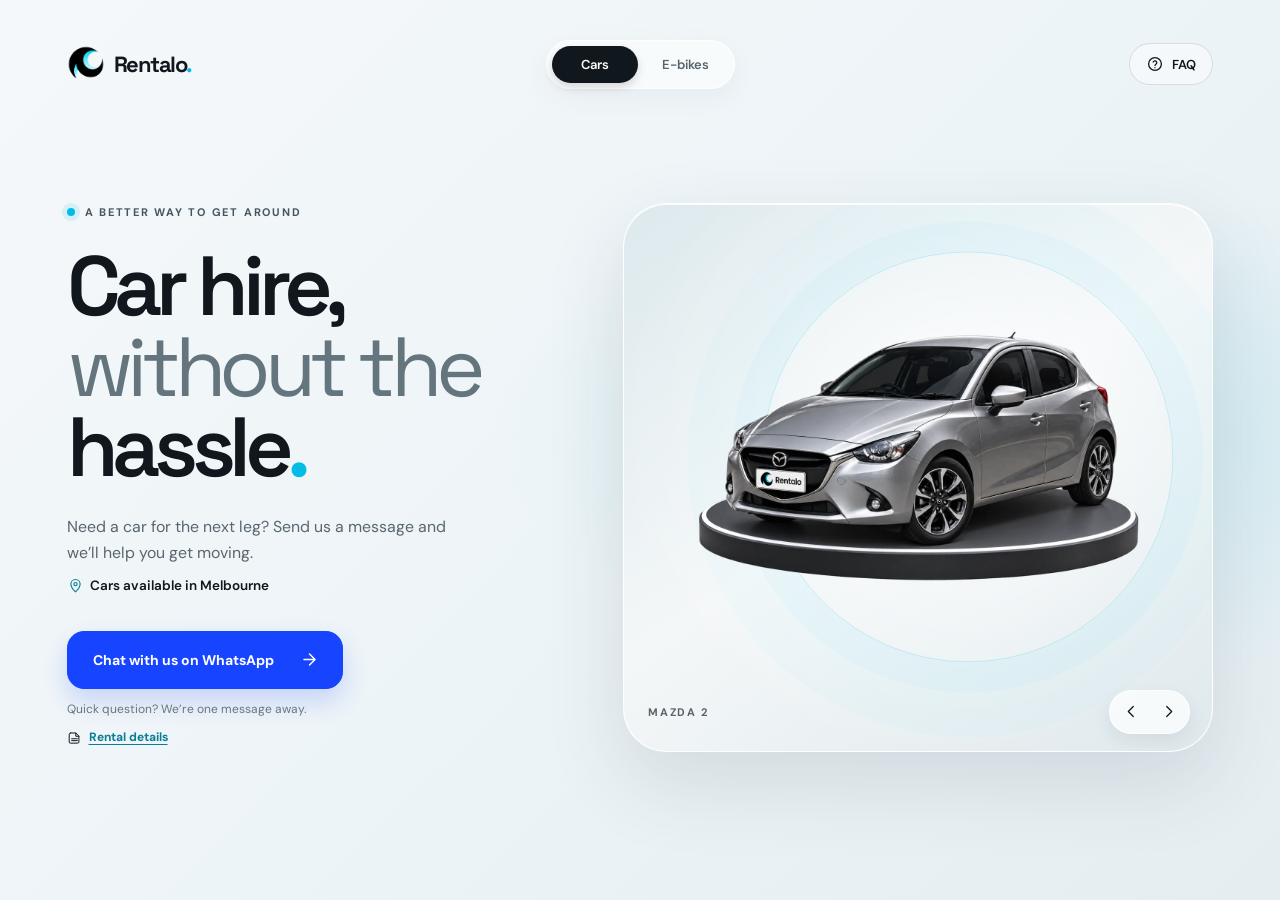
<file: index.html>
<!doctype html>
<html lang="en">
  <head>
    <meta charset="UTF-8" />
    <meta name="viewport" content="width=device-width, initial-scale=1" />
    <meta name="theme-color" content="#edf4f7" />
    <meta name="description" content="Monthly car hire in Melbourne with insurance, registration and servicing included. Message Rentalo on WhatsApp for price and availability." />
    <title>Car Hire in Melbourne — Rentalo</title>
    <meta property="og:type" content="website" />
    <meta property="og:site_name" content="Rentalo" />
    <meta property="og:locale" content="en_AU" />
    <meta property="og:title" content="Car Hire in Melbourne — Rentalo" />
    <meta property="og:description" content="Monthly car hire in Melbourne with insurance, registration and servicing included. Message Rentalo on WhatsApp for price and availability." />
    <meta property="og:url" content="https://neozs.github.io/rentalo-website/" />
    <meta property="og:image" content="https://neozs.github.io/rentalo-website/assets/img/og-image.jpg" />
    <meta property="og:image:width" content="1200" />
    <meta property="og:image:height" content="630" />
    <meta property="og:image:alt" content="Rentalo car and e-bike hire in Melbourne and Adelaide" />
    <meta name="twitter:card" content="summary_large_image" />
    <link rel="canonical" href="https://neozs.github.io/rentalo-website/" />
    <link rel="icon" href="assets/img/brand/favicon.ico" type="image/x-icon" />
    <link rel="preconnect" href="https://fonts.googleapis.com" />
    <link rel="preconnect" href="https://fonts.gstatic.com" crossorigin />
    <link rel="stylesheet" href="https://fonts.googleapis.com/css2?family=DM+Sans:wght@400;500;600;700&family=Space+Grotesk:wght@400;500;600;700&display=swap" />
    <link rel="stylesheet" href="assets/css/styles.css?v=12" />
    <script type="application/ld+json">
    {"@context":"https://schema.org","@type":"AutoRental","name":"Rentalo","description":"Monthly car hire in Melbourne and e-bike hire in Melbourne and Adelaide.","telephone":"+61426760173","url":"https://neozs.github.io/rentalo-website/","logo":"https://neozs.github.io/rentalo-website/assets/img/brand/logo.png","areaServed":[{"@type":"City","name":"Melbourne"},{"@type":"City","name":"Adelaide"}]}
    </script>
  </head>
  <body data-page="cars">
    <div class="page-shell">
      <header class="site-header">
        <a class="brand" href="index.html" aria-label="Rentalo home">
          <span class="brand-mark"><img src="assets/img/brand/logo.png" alt="" width="38" height="38" /></span>
          <span class="brand-name">Rentalo<span class="brand-period">.</span></span>
        </a>

        <nav class="main-nav" aria-label="Main navigation">
          <a class="nav-link is-current" href="index.html" aria-current="page">Cars</a>
          <a class="nav-link" href="ebikes.html">E-bikes</a>
        </nav>

        <button class="header-action" type="button" command="show-modal" commandfor="faq">
          <svg aria-hidden="true" viewBox="0 0 24 24" fill="none"><circle cx="12" cy="12" r="8.5" stroke="currentColor" stroke-width="1.7"/><path d="M9.6 9.4a2.5 2.5 0 0 1 4.8.9c0 1.7-2.4 2.1-2.4 3.6" stroke="currentColor" stroke-width="1.7" stroke-linecap="round"/><circle cx="12" cy="16.9" r=".9" fill="currentColor"/></svg>
          <span>FAQ</span>
        </button>
      </header>

      <main class="hero" id="top">
        <p class="eyebrow hero-eyebrow"><span class="eyebrow-dot"></span> A better way to get around</p>
        <h1 class="hero-title">Car hire,<br /><span class="title-accent">without the</span> hassle<span class="title-period">.</span></h1>
        <p class="hero-copy">Need a car for the next leg? Send us a message and we’ll help you get moving.<span class="hero-location"><svg aria-hidden="true" viewBox="0 0 24 24" fill="none"><path d="M12 21s-6.5-5.6-6.5-11a6.5 6.5 0 0 1 13 0c0 5.4-6.5 11-6.5 11Z" stroke="currentColor" stroke-width="1.6" stroke-linejoin="round"/><circle cx="12" cy="10" r="2.3" stroke="currentColor" stroke-width="1.6"/></svg>Cars available in Melbourne</span></p>

        <div class="hero-actions" id="contact">
          <a class="primary-cta whatsapp-link" data-primary-inquiry href="#contact">
            <span>Chat with us on WhatsApp</span>
            <svg aria-hidden="true" viewBox="0 0 24 24" fill="none">
              <path d="M5 12h13M12 5l7 7-7 7" stroke="currentColor" stroke-width="1.8" stroke-linecap="round" stroke-linejoin="round" />
            </svg>
          </a>
          <span class="action-note">Quick question? We’re one message away.</span>
          <details class="rental-details">
            <summary><svg aria-hidden="true" viewBox="0 0 24 24" fill="none"><path d="M5 4.75h9l5 5v9.5A1.75 1.75 0 0 1 17.25 21h-12A1.75 1.75 0 0 1 3.5 19.25v-12A2.5 2.5 0 0 1 6 4.75Z" stroke="currentColor" stroke-width="1.6" stroke-linejoin="round"/><path d="M14 5v5h5M7.5 14h9M7.5 17h9" stroke="currentColor" stroke-width="1.6" stroke-linecap="round"/></svg>Rental details</summary>
            <div class="rental-details-panel">
              <div class="rental-panel-meta">
                <div class="rental-meta-item"><svg aria-hidden="true" viewBox="0 0 24 24" fill="none"><rect x="3.5" y="5" width="17" height="16" rx="2" stroke="currentColor" stroke-width="1.6"/><path d="M8 3v4M16 3v4M4 10h16M8 14h3M8 17h6" stroke="currentColor" stroke-width="1.6" stroke-linecap="round"/></svg><span><small>Minimum rental</small><strong>1 Month</strong></span></div>
                <div class="rental-meta-item"><svg aria-hidden="true" viewBox="0 0 24 24" fill="none"><path d="M12 3 20 6v5c0 5.2-3.3 8.4-8 10-4.7-1.6-8-4.8-8-10V6l8-3Z" stroke="currentColor" stroke-width="1.6" stroke-linejoin="round"/><path d="m8.5 12 2.2 2.2 4.8-4.8" stroke="currentColor" stroke-width="1.6" stroke-linecap="round" stroke-linejoin="round"/></svg><span><small>Security deposit</small><strong>$500, refundable</strong></span></div>
              </div>
              <section class="rental-panel-section"><h2>Included with our cars</h2><ul class="rental-detail-list">
                <li><svg aria-hidden="true" viewBox="0 0 24 24" fill="none"><path d="M14.7 6.3a5 5 0 0 0-6.5 6.5L3.5 17.5a2.1 2.1 0 0 0 3 3l4.7-4.7a5 5 0 0 0 6.5-6.5L14.4 12l-2.5-2.5 2.8-3.2Z" stroke="currentColor" stroke-width="1.6" stroke-linecap="round" stroke-linejoin="round"/></svg>Maintenance and servicing</li>
                <li><svg aria-hidden="true" viewBox="0 0 24 24" fill="none"><circle cx="12" cy="12" r="8.5" stroke="currentColor" stroke-width="1.6"/><circle cx="12" cy="12" r="2.2" stroke="currentColor" stroke-width="1.6"/><path d="m6 6 3 4m9 8-3-4m3-8-3 4m-9 8 3-4" stroke="currentColor" stroke-width="1.6" stroke-linecap="round"/></svg>Tyre care and maintenance</li>
                <li><svg aria-hidden="true" viewBox="0 0 24 24" fill="none"><path d="M5 3.5h14v17H5zM8 8h8M8 12h8M8 16h5" stroke="currentColor" stroke-width="1.6" stroke-linecap="round" stroke-linejoin="round"/></svg>Registration</li>
                <li><svg aria-hidden="true" viewBox="0 0 24 24" fill="none"><path d="M12 3 20 6v5c0 5.2-3.3 8.4-8 10-4.7-1.6-8-4.8-8-10V6l8-3Z" stroke="currentColor" stroke-width="1.6" stroke-linejoin="round"/><path d="m8.5 12 2.2 2.2 4.8-4.8" stroke="currentColor" stroke-width="1.6" stroke-linecap="round" stroke-linejoin="round"/></svg>Comprehensive insurance</li>
                <li><svg aria-hidden="true" viewBox="0 0 24 24" fill="none"><path d="M12 21s-6.5-5.6-6.5-11a6.5 6.5 0 0 1 13 0c0 5.4-6.5 11-6.5 11Z" stroke="currentColor" stroke-width="1.6" stroke-linejoin="round"/><circle cx="12" cy="10" r="2.3" stroke="currentColor" stroke-width="1.6"/></svg>GPS system installed</li>
              </ul></section>
              <section class="rental-panel-section"><h2>To apply</h2><ul class="rental-detail-list">
                <li><svg aria-hidden="true" viewBox="0 0 24 24" fill="none"><rect x="3" y="5" width="18" height="14" rx="2" stroke="currentColor" stroke-width="1.6"/><path d="M7 10h6M7 14h10" stroke="currentColor" stroke-width="1.6" stroke-linecap="round"/></svg>Valid Australian or international licence</li>
                <li><svg aria-hidden="true" viewBox="0 0 24 24" fill="none"><rect x="3" y="5" width="18" height="14" rx="2" stroke="currentColor" stroke-width="1.6"/><circle cx="9" cy="11" r="2" stroke="currentColor" stroke-width="1.6"/><path d="M6 16c.7-1.5 1.7-2 3-2s2.3.5 3 2m3-6h3m-3 3h3" stroke="currentColor" stroke-width="1.6" stroke-linecap="round"/></svg>Passport or valid photo ID</li>
                <li><svg aria-hidden="true" viewBox="0 0 24 24" fill="none"><path d="M6 3.5h9l4 4v13H6a2 2 0 0 1-2-2v-13a2 2 0 0 1 2-2Z" stroke="currentColor" stroke-width="1.6" stroke-linejoin="round"/><path d="M14 4v4h4M8 13h8M8 16h8" stroke="currentColor" stroke-width="1.6" stroke-linecap="round"/></svg>Recent background check</li>
                <li><svg aria-hidden="true" viewBox="0 0 24 24" fill="none"><rect x="3" y="6" width="18" height="13" rx="2" stroke="currentColor" stroke-width="1.6"/><path d="M3 10h18M16 14.5h2" stroke="currentColor" stroke-width="1.6" stroke-linecap="round"/></svg>Proof of income and current address</li>
                <li><svg aria-hidden="true" viewBox="0 0 24 24" fill="none"><rect x="3" y="5" width="18" height="14" rx="2" stroke="currentColor" stroke-width="1.6"/><path d="m4 7 8 6 8-6" stroke="currentColor" stroke-width="1.6" stroke-linejoin="round"/></svg>Contact phone and email</li>
              </ul></section>
              <p class="rental-quote-note">For daily use, commuting, work, and longer-term transport. Message us for the current rate, pickup location, availability, or an inspection/test drive.</p>
            </div>
          </details>
        </div>

        <figure class="vehicle-stage car-stage" aria-label="Rentalo cars" aria-roledescription="carousel">
          <div class="stage-orbit" aria-hidden="true"></div>
          <div class="carousel-viewport" data-carousel-viewport>
            <div class="carousel-track" data-carousel-track>
              <div class="vehicle-slide" role="group" aria-roledescription="slide" aria-label="1 of 3: Mazda 2" data-label="Mazda 2" data-inquiry-name="Silver 2016 Mazda 2">
                <img class="vehicle-image" src="assets/img/cars/mazda-2-silver.webp" alt="Silver Mazda 2 available for hire through Rentalo" width="1200" height="800" fetchpriority="high" draggable="false" />
              </div>
              <div class="vehicle-slide" role="group" aria-roledescription="slide" aria-label="2 of 3: White Hyundai" data-label="Hyundai Accent" data-inquiry-name="White 2016 Hyundai">
                <img class="vehicle-image" src="assets/img/cars/hyundai-accent-white.webp" alt="White Hyundai available for hire through Rentalo" width="1200" height="800" fetchpriority="low" draggable="false" />
              </div>
              <div class="vehicle-slide" role="group" aria-roledescription="slide" aria-label="3 of 3: Black Hyundai" data-label="Hyundai Accent" data-inquiry-name="Black 2016 Hyundai">
                <img class="vehicle-image" src="assets/img/cars/hyundai-accent-black.webp" alt="Black Hyundai available for hire through Rentalo" width="1200" height="800" fetchpriority="low" draggable="false" />
              </div>
            </div>
          </div>
          <div class="carousel-footer">
            <span class="vehicle-label" data-carousel-label aria-live="polite">Mazda 2</span>
            <div class="carousel-controls" aria-label="Car image controls">
              <button class="carousel-button" type="button" data-carousel-prev aria-label="Previous car">
                <svg aria-hidden="true" viewBox="0 0 24 24" fill="none"><path d="m14.5 5-7 7 7 7" stroke="currentColor" stroke-width="1.8" stroke-linecap="round" stroke-linejoin="round" /></svg>
              </button>
              <button class="carousel-button" type="button" data-carousel-next aria-label="Next car">
                <svg aria-hidden="true" viewBox="0 0 24 24" fill="none"><path d="m9.5 5 7 7-7 7" stroke="currentColor" stroke-width="1.8" stroke-linecap="round" stroke-linejoin="round" /></svg>
              </button>
            </div>
          </div>
        </figure>
      </main>
    </div>

    <dialog class="faq-dialog" id="faq" closedby="any" aria-labelledby="faq-title">
      <div class="faq-head">
        <h2 id="faq-title">Car hire questions</h2>
        <form method="dialog">
          <button class="faq-close" type="submit" aria-label="Close" autofocus><svg aria-hidden="true" viewBox="0 0 24 24" fill="none"><path d="m6 6 12 12M18 6 6 18" stroke="currentColor" stroke-width="1.8" stroke-linecap="round"/></svg></button>
        </form>
      </div>
      <div class="faq-body">
        <div class="faq-list">
        <details>
          <summary>How much does it cost?</summary>
          <p>From $180 per week. Message us for the current price of each car.</p>
        </details>
        <details>
          <summary>What is the minimum rental?</summary>
          <p>1 month.</p>
        </details>
        <details>
          <summary>Is there a bond?</summary>
          <p>Yes, $500. It’s refunded within 10 business days after you return the car.</p>
        </details>
        <details>
          <summary>What is the insurance excess?</summary>
          <p>Comprehensive insurance is included. If there’s an accident, the excess is $1,200.</p>
        </details>
        <details>
          <summary>Is there a kilometre limit?</summary>
          <p>No, kilometres are unlimited.</p>
        </details>
        <details>
          <summary>Where do I pick up the car?</summary>
          <p>Southbank, Melbourne.</p>
        </details>
        <details>
          <summary>How soon can I start?</summary>
          <p>As soon as the day after you apply.</p>
        </details>
        <details>
          <summary>Can I use the car for Uber, DiDi or delivery work?</summary>
          <p>Yes, rideshare and delivery work are allowed.</p>
        </details>
        <details>
          <summary>What if the car breaks down?</summary>
          <p>Message us on WhatsApp straight away. Servicing and maintenance are included, so we organise and cover repairs from normal wear and tear and get you back on the road as quickly as possible.</p>
        </details>
        </div>
        <div class="faq-contact">
          <p class="faq-contact-title">Still have a question? Talk to our team</p>
          <a href="https://wa.me/61426760173?text=Hi%20Juan%2C%20I%E2%80%99m%20interested%20in%20renting%20from%20Rentalo.%20Could%20you%20help%20me%20with%20availability%20and%20pricing%3F" target="_blank" rel="noopener noreferrer">Juan Osorio <span>WhatsApp</span></a>
          <a href="https://wa.me/61426869382?text=Hi%20Natalia%2C%20I%E2%80%99m%20interested%20in%20renting%20from%20Rentalo.%20Could%20you%20help%20me%20with%20availability%20and%20pricing%3F" target="_blank" rel="noopener noreferrer">Natalia Osorio <span>WhatsApp</span></a>
        </div>
      </div>
    </dialog>
    <script src="assets/js/app.js?v=5" defer></script>
  </body>
</html>
</file>
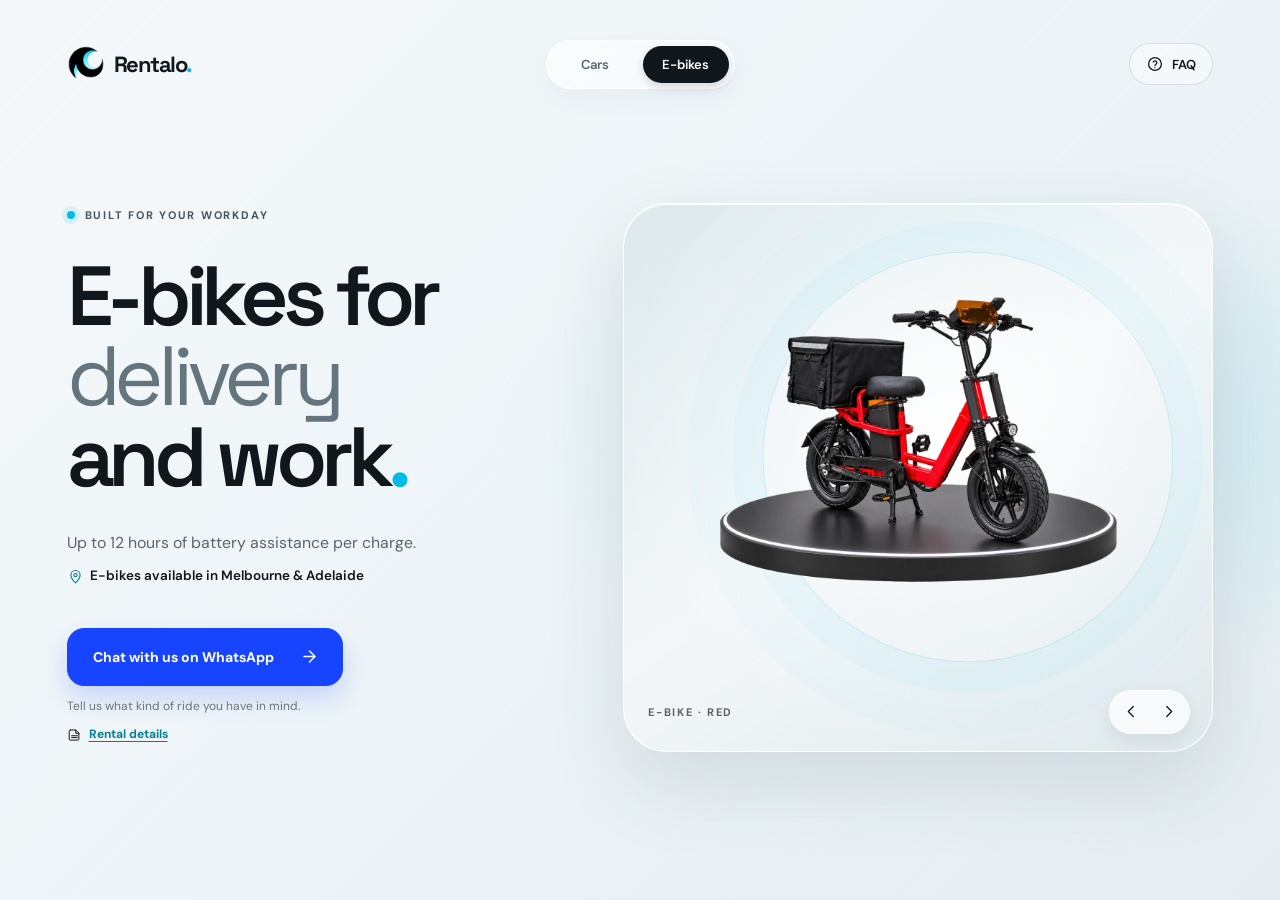
<file: ebikes.html>
<!doctype html>
<html lang="en">
  <head>
    <meta charset="UTF-8" />
    <meta name="viewport" content="width=device-width, initial-scale=1" />
    <meta name="theme-color" content="#edf4f7" />
    <meta name="description" content="E-bikes for delivery and work in Melbourne and Adelaide. Battery, charger, locks and helmet included. Message Rentalo on WhatsApp." />
    <title>E-bike Hire in Melbourne &amp; Adelaide — Rentalo</title>
    <meta property="og:type" content="website" />
    <meta property="og:site_name" content="Rentalo" />
    <meta property="og:locale" content="en_AU" />
    <meta property="og:title" content="E-bike Hire in Melbourne &amp; Adelaide — Rentalo" />
    <meta property="og:description" content="E-bikes for delivery and work in Melbourne and Adelaide. Battery, charger, locks and helmet included. Message Rentalo on WhatsApp." />
    <meta property="og:url" content="https://neozs.github.io/rentalo-website/ebikes.html" />
    <meta property="og:image" content="https://neozs.github.io/rentalo-website/assets/img/og-image.jpg" />
    <meta property="og:image:width" content="1200" />
    <meta property="og:image:height" content="630" />
    <meta property="og:image:alt" content="Rentalo car and e-bike hire in Melbourne and Adelaide" />
    <meta name="twitter:card" content="summary_large_image" />
    <link rel="canonical" href="https://neozs.github.io/rentalo-website/ebikes.html" />
    <link rel="icon" href="assets/img/brand/favicon.ico" type="image/x-icon" />
    <link rel="preconnect" href="https://fonts.googleapis.com" />
    <link rel="preconnect" href="https://fonts.gstatic.com" crossorigin />
    <link rel="stylesheet" href="https://fonts.googleapis.com/css2?family=DM+Sans:wght@400;500;600;700&family=Space+Grotesk:wght@400;500;600;700&display=swap" />
    <link rel="stylesheet" href="assets/css/styles.css?v=12" />
  </head>
  <body data-page="ebikes">
    <div class="page-shell">
      <header class="site-header">
        <a class="brand" href="index.html" aria-label="Rentalo home">
          <span class="brand-mark"><img src="assets/img/brand/logo.png" alt="" width="38" height="38" /></span>
          <span class="brand-name">Rentalo<span class="brand-period">.</span></span>
        </a>

        <nav class="main-nav" aria-label="Main navigation">
          <a class="nav-link" href="index.html">Cars</a>
          <a class="nav-link is-current" href="ebikes.html" aria-current="page">E-bikes</a>
        </nav>

        <button class="header-action" type="button" command="show-modal" commandfor="faq">
          <svg aria-hidden="true" viewBox="0 0 24 24" fill="none"><circle cx="12" cy="12" r="8.5" stroke="currentColor" stroke-width="1.7"/><path d="M9.6 9.4a2.5 2.5 0 0 1 4.8.9c0 1.7-2.4 2.1-2.4 3.6" stroke="currentColor" stroke-width="1.7" stroke-linecap="round"/><circle cx="12" cy="16.9" r=".9" fill="currentColor"/></svg>
          <span>FAQ</span>
        </button>
      </header>

      <main class="hero ebike-hero" id="top">
        <p class="eyebrow hero-eyebrow"><span class="eyebrow-dot"></span> Built for your workday</p>
        <h1 class="hero-title">E-bikes for<br /><span class="title-accent">delivery</span><br />and work<span class="title-period">.</span></h1>
        <p class="hero-copy">Up to 12 hours of battery assistance per charge.<span class="hero-location"><svg aria-hidden="true" viewBox="0 0 24 24" fill="none"><path d="M12 21s-6.5-5.6-6.5-11a6.5 6.5 0 0 1 13 0c0 5.4-6.5 11-6.5 11Z" stroke="currentColor" stroke-width="1.6" stroke-linejoin="round"/><circle cx="12" cy="10" r="2.3" stroke="currentColor" stroke-width="1.6"/></svg>E-bikes available in Melbourne &amp; Adelaide</span></p>

        <div class="hero-actions" id="contact">
          <a class="primary-cta whatsapp-link" data-primary-inquiry href="#contact">
            <span>Chat with us on WhatsApp</span>
            <svg aria-hidden="true" viewBox="0 0 24 24" fill="none">
              <path d="M5 12h13M12 5l7 7-7 7" stroke="currentColor" stroke-width="1.8" stroke-linecap="round" stroke-linejoin="round" />
            </svg>
          </a>
          <span class="action-note">Tell us what kind of ride you have in mind.</span>
          <details class="rental-details">
            <summary><svg aria-hidden="true" viewBox="0 0 24 24" fill="none"><path d="M5 4.75h9l5 5v9.5A1.75 1.75 0 0 1 17.25 21h-12A1.75 1.75 0 0 1 3.5 19.25v-12A2.5 2.5 0 0 1 6 4.75Z" stroke="currentColor" stroke-width="1.6" stroke-linejoin="round"/><path d="M14 5v5h5M7.5 14h9M7.5 17h9" stroke="currentColor" stroke-width="1.6" stroke-linecap="round"/></svg>Rental details</summary>
            <div class="rental-details-panel">
              <div class="rental-panel-meta">
                <div class="rental-meta-item"><svg aria-hidden="true" viewBox="0 0 24 24" fill="none"><rect x="3.5" y="5" width="17" height="16" rx="2" stroke="currentColor" stroke-width="1.6"/><path d="M8 3v4M16 3v4M4 10h16M8 14h3M8 17h6" stroke="currentColor" stroke-width="1.6" stroke-linecap="round"/></svg><span><small>Minimum rental</small><strong>1 Month</strong></span></div>
                <div class="rental-meta-item"><svg aria-hidden="true" viewBox="0 0 24 24" fill="none"><path d="M12 3 20 6v5c0 5.2-3.3 8.4-8 10-4.7-1.6-8-4.8-8-10V6l8-3Z" stroke="currentColor" stroke-width="1.6" stroke-linejoin="round"/><path d="m8.5 12 2.2 2.2 4.8-4.8" stroke="currentColor" stroke-width="1.6" stroke-linecap="round" stroke-linejoin="round"/></svg><span><small>Security deposit</small><strong>Not required</strong></span></div>
              </div>
              <section class="rental-panel-section"><h2>Included with your e-bike</h2><ul class="rental-detail-list">
                <li><svg aria-hidden="true" viewBox="0 0 24 24" fill="none"><path d="M14.7 6.3a5 5 0 0 0-6.5 6.5L3.5 17.5a2.1 2.1 0 0 0 3 3l4.7-4.7a5 5 0 0 0 6.5-6.5L14.4 12l-2.5-2.5 2.8-3.2Z" stroke="currentColor" stroke-width="1.6" stroke-linecap="round" stroke-linejoin="round"/></svg>Maintenance and servicing</li>
                <li><svg aria-hidden="true" viewBox="0 0 24 24" fill="none"><circle cx="12" cy="12" r="8.5" stroke="currentColor" stroke-width="1.6"/><circle cx="12" cy="12" r="2.2" stroke="currentColor" stroke-width="1.6"/><path d="m6 6 3 4m9 8-3-4m3-8-3 4m-9 8 3-4" stroke="currentColor" stroke-width="1.6" stroke-linecap="round"/></svg>Tyre care and basic repairs</li>
                <li><svg aria-hidden="true" viewBox="0 0 24 24" fill="none"><rect x="3" y="7" width="17" height="10" rx="2" stroke="currentColor" stroke-width="1.6"/><path d="M20 10h2v4h-2M13 8.8l-3 4h3l-2 2.5" stroke="currentColor" stroke-width="1.6" stroke-linecap="round" stroke-linejoin="round"/></svg>Battery and charger</li>
                <li><svg aria-hidden="true" viewBox="0 0 24 24" fill="none"><rect x="5" y="10" width="14" height="11" rx="2" stroke="currentColor" stroke-width="1.6"/><path d="M8 10V7a4 4 0 0 1 8 0v3m-4 4v3" stroke="currentColor" stroke-width="1.6" stroke-linecap="round"/></svg>2 bike locks</li>
                <li><svg aria-hidden="true" viewBox="0 0 24 24" fill="none"><path d="M4 15a8 8 0 0 1 16 0v2H4v-2Z" stroke="currentColor" stroke-width="1.6" stroke-linejoin="round"/><path d="M3 17h18l-2 3H5l-2-3Z" stroke="currentColor" stroke-width="1.6" stroke-linejoin="round"/><path d="M8 10h8" stroke="currentColor" stroke-width="1.6" stroke-linecap="round"/></svg>Helmet</li>
                <li><svg aria-hidden="true" viewBox="0 0 24 24" fill="none"><path d="M6 3.5h9l4 4v13H6a2 2 0 0 1-2-2v-13a2 2 0 0 1 2-2Z" stroke="currentColor" stroke-width="1.6" stroke-linejoin="round"/><path d="M14 4v4h4M8 13h8M8 16h8" stroke="currentColor" stroke-width="1.6" stroke-linecap="round"/></svg>Agreement and condition report</li>
              </ul></section>
              <section class="rental-panel-section"><h2>To apply</h2><ul class="rental-detail-list">
                <li><svg aria-hidden="true" viewBox="0 0 24 24" fill="none"><rect x="3" y="5" width="18" height="14" rx="2" stroke="currentColor" stroke-width="1.6"/><circle cx="9" cy="11" r="2" stroke="currentColor" stroke-width="1.6"/><path d="M6 16c.7-1.5 1.7-2 3-2s2.3.5 3 2m3-6h3m-3 3h3" stroke="currentColor" stroke-width="1.6" stroke-linecap="round"/></svg>Photo ID or driver’s licence</li>
                <li><svg aria-hidden="true" viewBox="0 0 24 24" fill="none"><path d="M3 10 12 3l9 7v10a1 1 0 0 1-1 1H4a1 1 0 0 1-1-1V10Z" stroke="currentColor" stroke-width="1.6" stroke-linejoin="round"/><path d="M9 21v-7h6v7" stroke="currentColor" stroke-width="1.6" stroke-linejoin="round"/></svg>Proof of current address</li>
                <li><svg aria-hidden="true" viewBox="0 0 24 24" fill="none"><rect x="3" y="6" width="18" height="13" rx="2" stroke="currentColor" stroke-width="1.6"/><path d="M3 10h18M16 14.5h2" stroke="currentColor" stroke-width="1.6" stroke-linecap="round"/></svg>Proof of income or employment</li>
                <li><svg aria-hidden="true" viewBox="0 0 24 24" fill="none"><rect x="3" y="5" width="18" height="14" rx="2" stroke="currentColor" stroke-width="1.6"/><path d="m4 7 8 6 8-6" stroke="currentColor" stroke-width="1.6" stroke-linejoin="round"/></svg>Phone number and email</li>
              </ul></section>
              <p class="rental-quote-note">Great for commuting, deliveries, work, and getting around the city. Message us for current price, pickup location, and availability.</p>
            </div>
          </details>
        </div>

        <figure class="vehicle-stage ebike-stage" aria-label="Rentalo e-bikes" aria-roledescription="carousel">
          <div class="stage-orbit" aria-hidden="true"></div>
          <div class="carousel-viewport" data-carousel-viewport>
            <div class="carousel-track" data-carousel-track>
              <div class="vehicle-slide" role="group" aria-roledescription="slide" aria-label="1 of 2: Red e-bike" data-label="E-bike · red" data-inquiry-name="Red e-bike for delivery or work">
                <img class="vehicle-image" src="assets/img/ebikes/ebike-red.webp" alt="Red cargo e-bike available through Rentalo" width="1200" height="800" fetchpriority="high" draggable="false" />
              </div>
              <div class="vehicle-slide" role="group" aria-roledescription="slide" aria-label="2 of 2: White e-bike" data-label="E-bike · white" data-inquiry-name="White e-bike for delivery or work">
                <img class="vehicle-image" src="assets/img/ebikes/ebike-white.webp" alt="White cargo e-bike available through Rentalo" width="1200" height="800" fetchpriority="low" draggable="false" />
              </div>
            </div>
          </div>
          <div class="carousel-footer">
            <span class="vehicle-label" data-carousel-label aria-live="polite">E-bike · Red</span>
            <div class="carousel-controls" aria-label="E-bike image controls">
              <button class="carousel-button" type="button" data-carousel-prev aria-label="Previous e-bike">
                <svg aria-hidden="true" viewBox="0 0 24 24" fill="none"><path d="m14.5 5-7 7 7 7" stroke="currentColor" stroke-width="1.8" stroke-linecap="round" stroke-linejoin="round" /></svg>
              </button>
              <button class="carousel-button" type="button" data-carousel-next aria-label="Next e-bike">
                <svg aria-hidden="true" viewBox="0 0 24 24" fill="none"><path d="m9.5 5 7 7-7 7" stroke="currentColor" stroke-width="1.8" stroke-linecap="round" stroke-linejoin="round" /></svg>
              </button>
            </div>
          </div>
        </figure>
      </main>
    </div>

    <dialog class="faq-dialog" id="faq" closedby="any" aria-labelledby="faq-title">
      <div class="faq-head">
        <h2 id="faq-title">E-bike hire questions</h2>
        <form method="dialog">
          <button class="faq-close" type="submit" aria-label="Close" autofocus><svg aria-hidden="true" viewBox="0 0 24 24" fill="none"><path d="m6 6 12 12M18 6 6 18" stroke="currentColor" stroke-width="1.8" stroke-linecap="round"/></svg></button>
        </form>
      </div>
      <div class="faq-body">
        <div class="faq-list">
        <details>
          <summary>How much does it cost?</summary>
          <p>From $65 per week. Message us for the current price.</p>
        </details>
        <details>
          <summary>What is the minimum rental?</summary>
          <p>1 month.</p>
        </details>
        <details>
          <summary>Is there a bond?</summary>
          <p>No bond is required for e-bikes.</p>
        </details>
        <details>
          <summary>Where do I pick up the e-bike?</summary>
          <p>Southbank in Melbourne, or Brooklyn Park in Adelaide.</p>
        </details>
        <details>
          <summary>How soon can I start?</summary>
          <p>As soon as the day after you apply.</p>
        </details>
        <details>
          <summary>Can I use the e-bike for delivery work?</summary>
          <p>Yes. Our e-bikes are built for delivery and work, with up to 12 hours of battery assistance per charge.</p>
        </details>
        <details>
          <summary>Is there a distance limit?</summary>
          <p>No, ride as much as you need.</p>
        </details>
        <details>
          <summary>What if the e-bike breaks down?</summary>
          <p>Message us on WhatsApp straight away. Tyre care and basic repairs are included, and we’ll get you riding again as quickly as possible.</p>
        </details>
        </div>
        <div class="faq-contact">
          <p class="faq-contact-title">Still have a question? Talk to our team</p>
          <a href="https://wa.me/61426760173?text=Hi%20Juan%2C%20I%E2%80%99m%20interested%20in%20renting%20from%20Rentalo.%20Could%20you%20help%20me%20with%20availability%20and%20pricing%3F" target="_blank" rel="noopener noreferrer">Juan Osorio <span>WhatsApp</span></a>
          <a href="https://wa.me/61426869382?text=Hi%20Natalia%2C%20I%E2%80%99m%20interested%20in%20renting%20from%20Rentalo.%20Could%20you%20help%20me%20with%20availability%20and%20pricing%3F" target="_blank" rel="noopener noreferrer">Natalia Osorio <span>WhatsApp</span></a>
        </div>
      </div>
    </dialog>
    <script src="assets/js/app.js?v=5" defer></script>
  </body>
</html>
</file>
<file: assets/css/styles.css>
:root {
  color-scheme: light;
  --ink: #10171d;
  --muted: #58666f;
  --line: rgba(16, 34, 47, 0.13);
  --paper: #edf4f7;
  --cyan: #00bce7;
  --blue: #1745ff;
  --display: 'Space Grotesk', 'Arial', sans-serif;
  --body: 'DM Sans', 'Segoe UI', sans-serif;
}

* { box-sizing: border-box; }

html { min-width: 320px; background: var(--paper); }

body {
  min-width: 320px;
  min-height: 100svh;
  margin: 0;
  overflow-x: hidden;
  background:
    radial-gradient(ellipse at 83% 48%, rgba(133, 215, 234, 0.26), transparent 38%),
    linear-gradient(135deg, #f5f8fa 0%, var(--paper) 52%, #e5edf1 100%);
  color: var(--ink);
  font-family: var(--body);
  -webkit-font-smoothing: antialiased;
}

a { color: inherit; text-decoration: none; }

.page-shell {
  position: relative;
  display: flex;
  width: min(100%, 1720px);
  min-height: 100svh;
  flex-direction: column;
  margin: 0 auto;
  padding: clamp(18px, 2.9vw, 42px) clamp(22px, 5.2vw, 84px) clamp(18px, 2.4vw, 34px);
  isolation: isolate;
}

.site-header {
  display: grid;
  grid-template-columns: 1fr auto 1fr;
  align-items: center;
  min-height: 54px;
  z-index: 2;
  animation: settle-in 650ms cubic-bezier(.2,.75,.25,1) both;
}

.brand { display: inline-flex; width: fit-content; align-items: center; gap: 9px; }
.brand-mark { display: grid; width: 38px; height: 38px; place-items: center; }
.brand-mark img { display: block; width: 100%; height: 100%; object-fit: contain; mix-blend-mode: multiply; }
.brand-name { font-family: var(--display); font-size: 22px; font-weight: 700; letter-spacing: -1.5px; }
.brand-period { color: var(--cyan); }

.main-nav {
  display: flex;
  align-items: center;
  gap: 5px;
  padding: 5px;
  border: 1px solid rgba(255,255,255,.78);
  border-radius: 999px;
  background: rgba(255,255,255,.56);
  box-shadow: 0 8px 26px rgba(44, 73, 89, .05);
  backdrop-filter: blur(16px);
}

.nav-link { min-width: 86px; padding: 10px 17px; border-radius: 999px; color: #56646d; font-size: 13px; font-weight: 600; text-align: center; transition: color 180ms ease, background 180ms ease, transform 180ms ease; }
.nav-link:hover { color: var(--ink); transform: translateY(-1px); }
.nav-link.is-current { background: var(--ink); color: white; box-shadow: 0 4px 10px rgba(16, 23, 29, .16); }

.header-action {
  display: inline-flex;
  width: fit-content;
  justify-self: end;
  align-items: center;
  gap: 8px;
  padding: 11px 16px;
  border: 1px solid rgba(16, 34, 47, .13);
  border-radius: 999px;
  background: rgba(255,255,255,.45);
  color: var(--ink);
  font: inherit;
  font-size: 13px;
  font-weight: 600;
  cursor: pointer;
  transition: color 180ms ease, background 180ms ease, border-color 180ms ease;
}
.header-action:hover { border-color: var(--ink); background: var(--ink); color: white; }
.header-action svg { width: 18px; height: 18px; }

/* FAQ dialog (native <dialog>, opened with showModal) */
.faq-dialog {
  width: min(540px, calc(100vw - 32px));
  max-height: min(86svh, 720px);
  padding: 0;
  border: 1px solid rgba(255,255,255,.94);
  border-radius: 22px;
  background: #f8fbfc;
  color: var(--ink);
  box-shadow: 0 24px 64px rgba(16, 34, 47, .24);
}
.faq-dialog[open] { display: flex; flex-direction: column; }
dialog:modal { overscroll-behavior: contain; }
dialog::backdrop { overflow: hidden; overscroll-behavior: contain; background: rgba(16, 23, 29, .38); backdrop-filter: blur(3px); }
.faq-head { display: flex; align-items: center; justify-content: space-between; gap: 12px; padding: 18px 18px 14px 22px; border-bottom: 1px solid var(--line); }
.faq-head h2 { margin: 0; font-family: var(--display); font-size: 20px; font-weight: 600; letter-spacing: -.03em; }
.faq-head form { margin: 0; }
.faq-close { display: grid; width: 40px; height: 40px; padding: 0; place-items: center; border: 0; border-radius: 50%; background: rgba(16,34,47,.06); color: var(--ink); cursor: pointer; }
.faq-close:hover { background: var(--ink); color: white; }
.faq-close svg { width: 18px; height: 18px; }
.faq-body { overflow-y: auto; overscroll-behavior: contain; padding: 6px 22px 22px; scrollbar-color: rgba(16,23,29,.25) transparent; scrollbar-width: thin; }
.faq-list details { border-bottom: 1px solid var(--line); }
.faq-list summary {
  display: flex;
  align-items: center;
  gap: 10px;
  padding: 15px 0;
  font-size: 15px;
  font-weight: 600;
  line-height: 1.35;
  list-style: none;
  cursor: pointer;
}
.faq-list summary::-webkit-details-marker { display: none; }
.faq-list summary::before {
  content: "";
  width: 1em;
  height: 1em;
  flex-shrink: 0;
  background-color: #087d97;
  mask: url("data:image/svg+xml,%3Csvg xmlns='http://www.w3.org/2000/svg' viewBox='0 0 24 24' fill='none' stroke='black' stroke-width='2.4' stroke-linecap='round' stroke-linejoin='round'%3E%3Cpath d='m6 9 6 6 6-6'/%3E%3C/svg%3E") no-repeat center / contain;
  rotate: -90deg;
}
.faq-list details[open] > summary::before { rotate: 0deg; }
.faq-list summary:hover { color: #087d97; }
.faq-list p { margin: 0; padding: 0 0 16px calc(1em + 10px); color: var(--muted); font-size: 14px; line-height: 1.55; }
.faq-list details::details-content { interpolate-size: allow-keywords; overflow: clip; contain: layout; }
.faq-list details:not([open])::details-content { block-size: 0; }
@media (prefers-reduced-motion: no-preference) {
  .faq-list summary::before { transition: rotate .2s; }
  .faq-list details::details-content { transition: block-size, content-visibility, display; transition-duration: .3s; transition-timing-function: ease-in-out; transition-behavior: allow-discrete; }
}
.faq-contact { display: grid; gap: 4px; margin-top: 18px; padding: 14px; border-radius: 16px; background: rgba(0,188,231,.07); }
.faq-contact-title { margin: 0 4px 6px; color: var(--muted); font-size: 12px; font-weight: 700; letter-spacing: .06em; text-transform: uppercase; }
.faq-contact a { display: flex; align-items: center; justify-content: space-between; gap: 10px; padding: 11px 10px; border-radius: 10px; background: white; font-size: 14px; font-weight: 600; }
.faq-contact a:hover { background: var(--ink); color: white; }
.faq-contact a span { color: #087d97; font-size: 12px; font-weight: 700; }
.faq-contact a:hover span { color: var(--cyan); }

.hero {
  position: relative;
  display: grid;
  flex: 1;
  grid-template-columns: minmax(0, .91fr) minmax(0, 1.09fr);
  grid-template-rows: min-content min-content min-content min-content;
  grid-template-areas:
    'eyebrow visual'
    'title visual'
    'copy visual'
    'cta visual';
  align-content: center;
  align-items: center;
  column-gap: clamp(26px, 5vw, 78px);
  row-gap: 0;
  padding: clamp(25px, 4.4vh, 54px) 0 clamp(24px, 5vh, 58px);
}

.hero-eyebrow { grid-area: eyebrow; }
.eyebrow { display: inline-flex; align-items: center; gap: 10px; margin: 0 0 23px; color: #46555f; font-size: 11px; font-weight: 700; letter-spacing: .16em; text-transform: uppercase; }
.eyebrow-dot { width: 8px; height: 8px; border-radius: 50%; background: var(--cyan); box-shadow: 0 0 0 5px rgba(0,188,231,.12); }

.hero-title {
  grid-area: title;
  max-width: 670px;
  margin: 0;
  font-family: var(--display);
  font-size: clamp(54px, 6.55vw, 100px);
  font-weight: 600;
  letter-spacing: -.075em;
  line-height: .96;
  animation: settle-in 760ms 80ms cubic-bezier(.2,.75,.25,1) both;
}
.title-accent { color: #65757e; font-weight: 400; }
.title-period { color: var(--cyan); }

.hero-location { display: flex; align-items: center; gap: 6px; margin-top: 10px; color: var(--ink); font-size: .85em; font-weight: 600; }
.hero-location svg { width: 17px; height: 17px; flex: 0 0 auto; color: #087d97; }
.hero-copy { grid-area: copy; max-width: 390px; margin: 22px 0 0; color: var(--muted); font-size: clamp(15px, 1.24vw, 18px); line-height: 1.6; animation: settle-in 760ms 140ms cubic-bezier(.2,.75,.25,1) both; }
.hero-actions { grid-area: cta; display: flex; width: fit-content; flex-direction: column; align-items: flex-start; gap: 12px; margin-top: 30px; }
.rental-details { position: relative; }
.rental-details summary { display: inline-flex; align-items: center; gap: 7px; color: #087d97; font-size: 12px; font-weight: 700; text-decoration: underline; text-underline-offset: 3px; cursor: pointer; list-style: none; }
.rental-details summary::-webkit-details-marker { display: none; }
.rental-details summary svg { width: 15px; height: 15px; color: var(--ink); }
.rental-details[open] summary { color: var(--ink); }
.rental-details-panel { position: absolute; bottom: calc(100% + 12px); left: 0; z-index: 5; width: min(380px, calc(100vw - 36px)); max-height: min(72svh, 460px); overflow-y: auto; overscroll-behavior: contain; padding: 17px; border: 1px solid rgba(255,255,255,.94); border-radius: 18px; background: rgba(250,252,253,.98); box-shadow: 0 18px 46px rgba(36,61,74,.18); color: var(--ink); font-size: 13px; line-height: 1.4; scrollbar-color: rgba(16,23,29,.25) transparent; scrollbar-width: thin; }
.rental-panel-meta { display: grid; grid-template-columns: repeat(2, minmax(0, 1fr)); gap: 8px; margin-bottom: 15px; }
.rental-meta-item { display: flex; min-width: 0; align-items: center; gap: 8px; padding: 9px; border: 1px solid rgba(16,34,47,.09); border-radius: 12px; background: rgba(255,255,255,.72); }
.rental-meta-item > svg { width: 19px; height: 19px; flex: 0 0 auto; }
.rental-meta-item span { display: grid; gap: 1px; }
.rental-meta-item small { color: var(--muted); font-size: 11px; }
.rental-meta-item strong { font-size: 13px; }
.rental-panel-section + .rental-panel-section { margin-top: 14px; }
.rental-panel-section h2 { margin: 0 0 7px; color: var(--muted); font-size: 11px; font-weight: 700; letter-spacing: .1em; text-transform: uppercase; }
.rental-detail-list { display: grid; gap: 6px; margin: 0; padding: 0; list-style: none; }
.rental-detail-list li { display: flex; align-items: flex-start; gap: 8px; }
.rental-detail-list li > svg { width: 16px; height: 16px; flex: 0 0 16px; color: var(--ink); }
.rental-quote-note { margin: 14px 0 0; padding-top: 11px; border-top: 1px solid rgba(16,34,47,.1); color: var(--muted); font-size: 12px; }

.primary-cta {
  display: inline-flex;
  min-height: 58px;
  align-items: center;
  justify-content: center;
  gap: 26px;
  padding: 0 23px 0 25px;
  border: 1px solid var(--blue);
  border-radius: 17px;
  background: var(--blue);
  box-shadow: 0 12px 26px rgba(23, 69, 255, .19);
  color: #fff;
  font-size: 14px;
  font-weight: 700;
  transition: transform 220ms cubic-bezier(.2,.8,.25,1), box-shadow 220ms ease, background 220ms ease;
}
.primary-cta:hover { transform: translateY(-3px); background: #0e35df; box-shadow: 0 18px 32px rgba(23,69,255,.27); }
.primary-cta:active { transform: translateY(0) scale(.985); }
.primary-cta svg { width: 19px; height: 19px; transition: transform 220ms ease; }
.primary-cta:hover svg { transform: translateX(3px); }
.action-note { color: #68767e; font-size: 12px; }

.vehicle-stage {
  position: relative;
  grid-area: visual;
  display: grid;
  min-width: 0;
  height: clamp(300px, 61svh, 650px);
  min-height: 0;
  max-height: 650px;
  margin: 0;
  overflow: hidden;
  place-items: center;
  border: 1px solid rgba(255,255,255,.92);
  border-radius: clamp(26px, 3.4vw, 48px);
  background:
    radial-gradient(ellipse at 55% 42%, rgba(255,255,255,.88) 0%, rgba(255,255,255,.2) 48%, transparent 73%),
    linear-gradient(145deg, #dce9ed 0%, #f4f7f8 48%, #dfe9ed 100%);
  box-shadow: 0 30px 80px rgba(36, 61, 74, .13), inset 0 1px 0 rgba(255,255,255,.88);
  animation: settle-in 900ms 100ms cubic-bezier(.2,.75,.25,1) both;
  isolation: isolate;
}

.stage-orbit { position: absolute; z-index: 0; width: 70%; aspect-ratio: 1; border: 1px solid rgba(0,188,231,.2); border-radius: 50%; box-shadow: 0 0 0 30px rgba(0,188,231,.035), 0 0 0 75px rgba(0,188,231,.025); transform: translate(12%, -5%); pointer-events: none; }
.carousel-viewport { position: absolute; z-index: 1; inset: 4% 8% 18%; overflow: hidden; touch-action: pan-y; cursor: grab; }
.carousel-viewport:active { cursor: grabbing; }
.carousel-track { display: flex; width: 100%; height: 100%; transform: translateX(0); }
.carousel-track.is-animated { transition: transform 560ms cubic-bezier(.22,.72,.18,1); }
/* A fixed 1fr cell gives the image a definite box, so object-fit: contain shrinks it instead of letting it overflow and get clipped */
.vehicle-slide { display: grid; flex: 0 0 100%; grid-template: minmax(0, 1fr) / minmax(0, 1fr); width: 100%; height: 100%; min-width: 0; place-items: center; }
.vehicle-slide[data-label^="Hyundai"] { --image-scale: 1; --image-y: 0%; }
.ebike-stage .vehicle-image { --image-scale: .97; }
.vehicle-image { display: block; width: 90%; height: 90%; max-width: 100%; max-height: 100%; object-fit: contain; transform: translateY(var(--image-y, 0%)) scale(var(--image-scale, 1)); user-select: none; transition: transform 700ms cubic-bezier(.2,.7,.2,1); }
.vehicle-stage:hover .vehicle-image { transform: translateY(var(--image-y, 0%)) scale(calc(var(--image-scale, 1) * 1.025)); }
.carousel-footer { position: absolute; z-index: 2; right: 22px; bottom: 17px; left: 24px; display: flex; align-items: center; justify-content: space-between; gap: 12px; }
.vehicle-label { overflow: hidden; color: rgba(16,23,29,.66); font-size: 11px; font-weight: 700; letter-spacing: .15em; text-overflow: ellipsis; text-transform: uppercase; white-space: nowrap; }
.carousel-controls { display: inline-flex; flex: 0 0 auto; align-items: center; gap: 3px; padding: 4px; border: 1px solid rgba(255,255,255,.84); border-radius: 999px; background: rgba(255,255,255,.72); box-shadow: 0 7px 18px rgba(26,53,66,.08); backdrop-filter: blur(12px); }
.carousel-button { display: grid; width: 34px; height: 34px; padding: 0; place-items: center; border: 0; border-radius: 50%; background: transparent; color: var(--ink); cursor: pointer; transition: color 180ms ease, background 180ms ease, transform 180ms ease; }
.carousel-button:hover { background: var(--ink); color: white; transform: scale(1.05); }
.carousel-button svg { width: 17px; height: 17px; }

:focus-visible { outline: 3px solid #078caa; outline-offset: 4px; }

@keyframes settle-in {
  from { opacity: 0; transform: translateY(14px); }
  to { opacity: 1; transform: translateY(0); }
}

@media (min-width: 1440px) {
  .hero { column-gap: clamp(72px, 6vw, 112px); }
}

@media (max-width: 880px) {
  .page-shell { padding-inline: clamp(18px, 4vw, 34px); }
  .hero { column-gap: 28px; }
  .hero-title { font-size: clamp(52px, 7.2vw, 68px); }
  .vehicle-stage { min-height: 0; }
}

@media (max-width: 650px) {
  .page-shell { min-height: 100svh; padding: max(14px, env(safe-area-inset-top)) 18px max(16px, env(safe-area-inset-bottom)); }
  .site-header { grid-template-columns: 1fr auto 1fr; min-height: 46px; }
  .brand { gap: 7px; }
  .brand-mark { width: 32px; height: 32px; border-radius: 10px; }
  .brand-name { font-size: 19px; }
  .main-nav { gap: 1px; padding: 3px; }
  .nav-link { min-width: 58px; padding: 8px 10px; font-size: 11px; }
  .header-action { gap: 6px; padding: 9px 12px; font-size: 12px; }
  .header-action svg { width: 17px; height: 17px; }
  .faq-head { padding: 14px 14px 12px 18px; }
  .faq-body { padding: 4px 18px 18px; }
  .faq-list summary { font-size: 14px; padding: 13px 0; }
  .hero {
    flex: 1;
    grid-template-columns: minmax(0, 1fr);
    grid-template-rows: min-content min-content auto min-content min-content;
    grid-template-areas: 'eyebrow' 'title' 'visual' 'copy' 'cta';
    align-content: center;
    row-gap: 0;
    padding: clamp(14px, 2.8svh, 24px) 0 0;
  }
  .eyebrow { gap: 9px; margin-bottom: 11px; font-size: 10px; letter-spacing: .15em; }
  .eyebrow-dot { width: 7px; height: 7px; }
  .hero-title { max-width: 100%; font-size: clamp(42px, 11.8vw, 66px); line-height: .94; }
  .hero-copy { max-width: 440px; margin-top: 12px; font-size: 14px; line-height: 1.45; }
  .hero-actions { width: 100%; gap: 8px; margin-top: 15px; }
  .primary-cta { width: 100%; min-height: 54px; justify-content: space-between; padding-inline: 19px; border-radius: 15px; font-size: 13px; }
  .action-note { font-size: 11px; }
  .vehicle-stage { display: grid; grid-template-rows: minmax(0, 1fr) auto; justify-items: stretch; align-items: stretch; width: 100%; height: clamp(202px, 34svh, 260px); min-height: 0; max-height: none; margin: 14px 0 0; border-radius: 24px; }
  .stage-orbit { transform: translateY(-5%); }
  .carousel-viewport { position: relative; inset: auto; grid-row: 1; width: auto; height: auto; min-height: 0; margin: 8px 10px 0; }
  .carousel-track, .vehicle-slide { height: 100%; min-height: 0; }
  .vehicle-slide[data-label^="Hyundai"] { --image-y: 0%; }
  .vehicle-image { width: 92%; height: 92%; object-position: center; }
  .carousel-footer { position: relative; grid-row: 2; right: auto; bottom: auto; left: auto; width: 100%; min-height: 44px; padding: 4px 12px 8px; gap: 6px; }
  .vehicle-label { max-width: 50%; font-size: 10px; letter-spacing: .1em; }
  .carousel-controls { gap: 2px; padding: 3px; }
  .carousel-button { width: 32px; height: 32px; }
}

@media (max-height: 720px) and (min-width: 651px) {
  .page-shell { padding-top: 16px; padding-bottom: 16px; }
  .site-header { min-height: 42px; }
  .hero { padding-block: 14px; }
  .eyebrow { margin-bottom: 14px; }
  .hero-title { font-size: clamp(48px, 5.5vw, 72px); }
  .hero-copy { margin-top: 13px; font-size: 15px; }
  .hero-actions { margin-top: 18px; }
  .vehicle-stage { min-height: 0; }
}

@media (max-height: 740px) and (max-width: 650px) {
  .page-shell { padding-top: max(10px, env(safe-area-inset-top)); padding-bottom: max(10px, env(safe-area-inset-bottom)); }
  .site-header { min-height: 40px; }
  .hero { padding-top: 9px; grid-template-rows: min-content min-content auto min-content min-content; }
  .eyebrow { margin-bottom: 8px; }
  .hero-title { font-size: clamp(38px, 10.7vw, 54px); }
  .vehicle-stage { height: clamp(194px, 33svh, 230px); margin-top: 8px; }
  .hero-copy { margin-top: 8px; font-size: 13px; }
  .hero-actions { margin-top: 10px; }
  .primary-cta { min-height: 48px; }
  .hero-location { margin-top: 5px; }
  .action-note { display: none; }
}

@media (prefers-reduced-motion: reduce) {
  *, *::before, *::after { scroll-behavior: auto !important; animation-duration: .01ms !important; animation-iteration-count: 1 !important; transition-duration: .01ms !important; }
}
</file>
